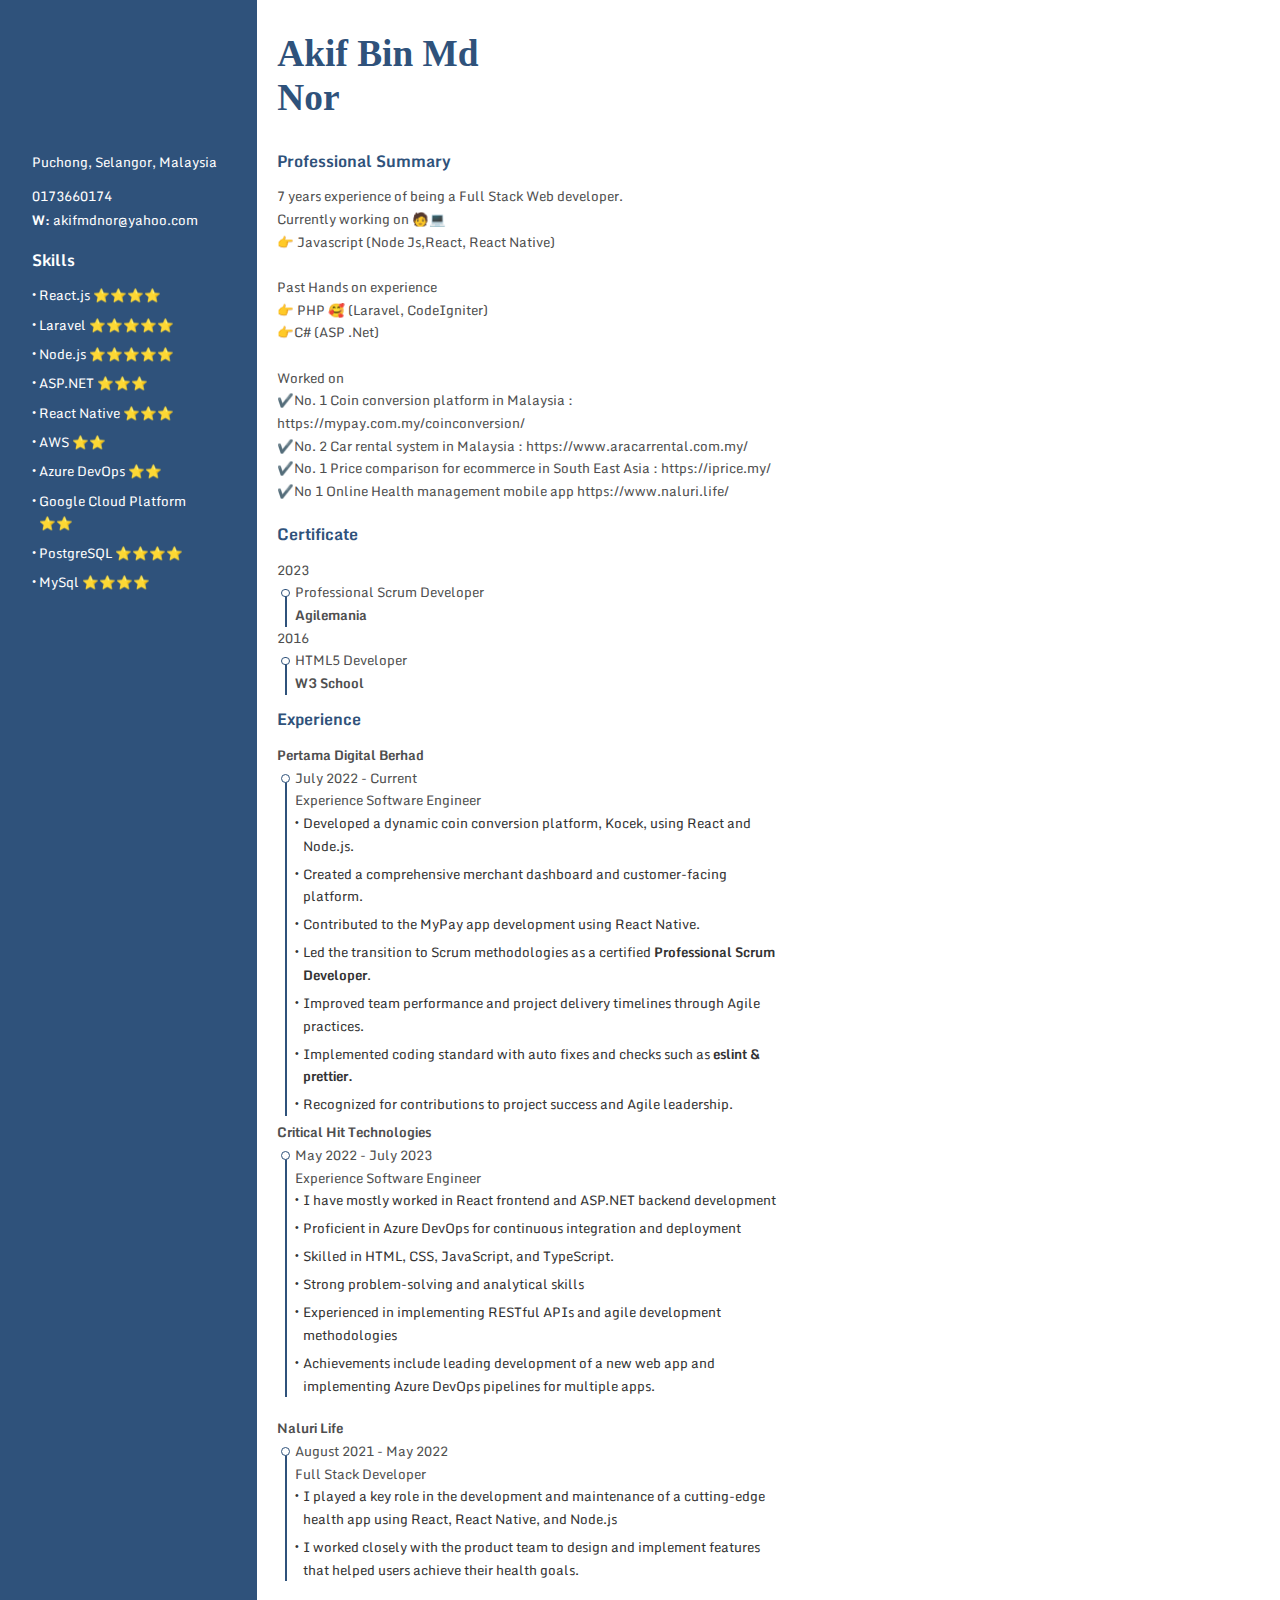
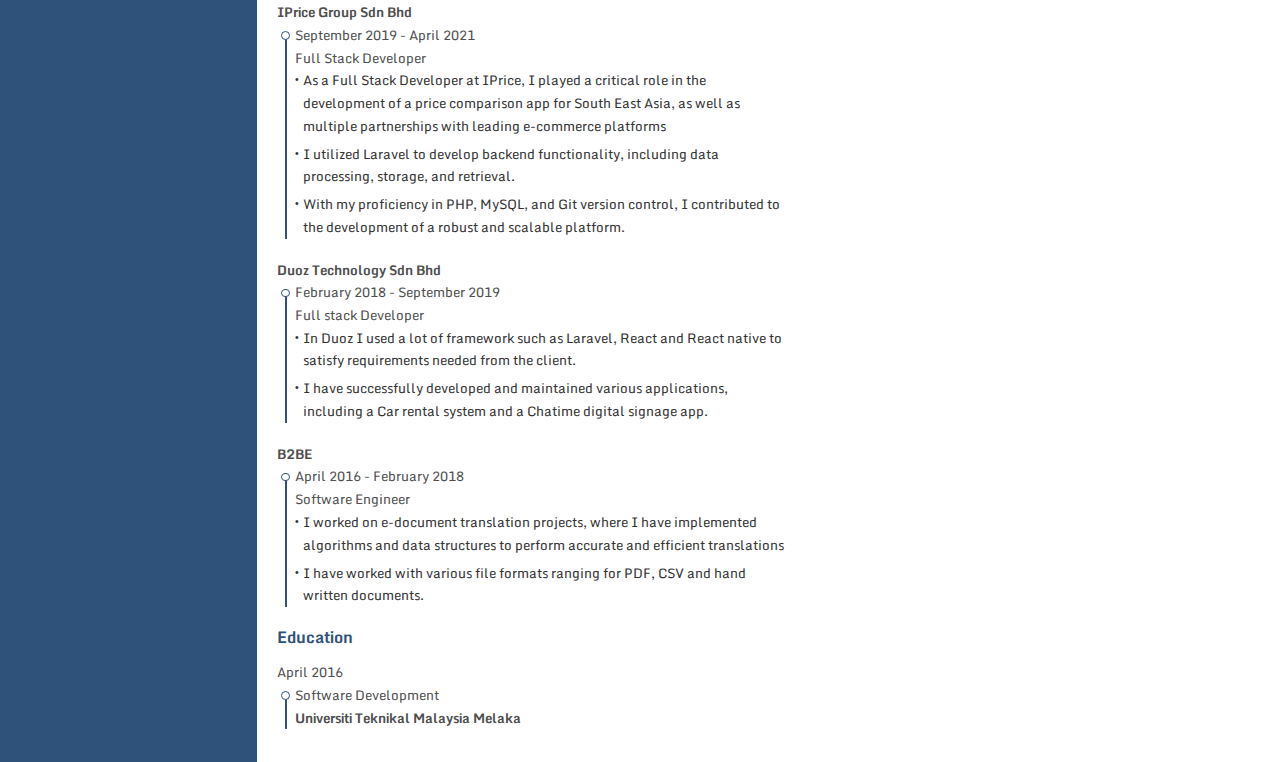
<file: Akif Resume.html>
<!DOCTYPE html
    PUBLIC " -//W3C//DTD XHTML 1.0 Transitional//EN" "http://www.w3.org/TR/xhtml1/DTD/xhtml1-transitional.dtd">
<html>

<head>
    <meta http-equiv="Content-Type" content="text/html;charset=utf-16" />
    <title>Akif Bin md nor</title>
    <style type="text/css" id="font"></style>
    <style type="text/css" id="static">
        @import url('https://fonts.googleapis.com/css2?family=Roboto:wght@700');
        @import url('https://fonts.googleapis.com/css2?family=Monda:wght@400;700');

        html,
        body,
        div,
        span,
        applet,
        object,
        iframe,
        h1,
        h2,
        h3,
        h4,
        h5,
        h6,
        p,
        blockquote,
        pre,
        a,
        abbr,
        acronym,
        address,
        big,
        cite,
        code,
        del,
        dfn,
        em,
        font,
        img,
        ins,
        kbd,
        q,
        s,
        samp,
        small,
        strike,
        strong,
        sub,
        sup,
        tt,
        var,
        b,
        u,
        i,
        center,
        dl,
        dt,
        dd,
        ol,
        ul,
        li,
        fieldset,
        form,
        label,
        legend,
        table,
        caption,
        tbody,
        tfoot,
        thead,
        tr,
        th,
        td {
            margin: 0;
            padding: 0;
            border: 0;
            outline: 0;
            vertical-align: baseline;
            background: transparent
        }

        body {
            background: #FFF;
            line-height: 1;
            text-align: left;
            font-feature-settings: "liga" 0;
            -moz-font-feature-settings: "liga" off
        }

        #document table {
            border-collapse: collapse;
            border-spacing: 0;
            font-size: inherit;
            color: inherit;
            width: 100%
        }

        /* START content disc style for LI */
        #document ul,
        #document li {
            list-style: none;
            margin: 0;
            padding: 0;
            color: #333333
        }

        #document ul li {
            position: relative;
            margin: 0;
            padding-left: 6pt
        }

        #document ul li:last-child {
            padding-bottom: 0pt
        }

        #document ul li:before {
            content: '\2022';
            position: absolute;
            left: 0pt;
            font-family: auto;
            font-size: 6pt
        }

        #document .section p {
            margin-bottom: 5pt
        }

        /* END content disc style for LI */

        #document.pagesize {
            box-sizing: border-box;
            min-height: 626pt;
        }

        #document .section {
            padding-top: 11pt;
            position: relative
        }

        #document .top-section {
            position: relative;
            padding-left: 193pt;
            padding-right: 24pt;
            padding-top: 24pt;
            padding-bottom: 23pt
        }

        #document .top-section::before {
            content: "";
            position: absolute;
            width: 193pt;
            height: 100%;
            background: #EF943A;
            left: 0;
            top: 0
        }

        #document .top-section .name-sec {
            padding-left: 15pt
        }

        #document .left-box .section:first-child,
        #document .right-box .section:first-child {
            padding-top: 0
        }

        #document .name-sec.section {
            font-family: 'Cinzel Decorative';
            font-weight: bold;
            position: static;
            padding-top: 0
        }

        #document .name {
            font-size: 20pt;
            text-transform: capitalize;
            word-wrap: break-word;
            color: #EF943A
        }

        #document .name .field,
        #document .home,
        #document .phone,
        #document .paddedline .dates-wrapper,
        #document .left-box .cellphone,
        #document .email {
            display: block
        }

        #document .right-box .home,
        #document .right-box .phone,
        #document .right-box .cellphone {
            display: inline-block
        }

        #document .parent-section {
            display: flex;
            flex-wrap: wrap;
            min-height: 540pt
        }

        #document .left-box {
            width: 193pt;
            vertical-align: bottom;
            color: #fff;
            background: #EF943A;
            padding-left: 24pt;
            padding-bottom: 24pt;
            padding-right: 27pt
        }

        #document .right-box {
            width: calc(100% - 193pt);
            vertical-align: bottom;
            padding-left: 15pt;
            padding-right: 24pt;
            padding-top: 24pt;
            padding-bottom: 24pt
        }

        #document .parent-section .right-box {
            padding-top: 0
        }

        #document .paragraph {
            position: relative
        }

        #document .name-sec .paragraph {
            position: static
        }

        #document .paddedline {
            display: block;
            position: relative;
            padding-left: 13pt
        }

        #document .edu-sec .school {
            font-weight: 700
        }

        #document {
            color: #4F4F4F;
            line-height: 14pt;
            position: relative;
            -webkit-print-color-adjust: exact;
            word-break: break-word
        }

        #document .home {
            padding-bottom: 11pt
        }

        #document .left-box .cellphone,
        #document .left-box .home-phone,
        #document .left-box .email {
            margin-bottom: 5pt;
            line-height: 12pt;
            display: block
        }

        #document .cadl {
            padding-top: 0
        }

        #document .skill:after {
            content: '';
            clear: both;
            display: table
        }

        #document .skill .paragraph {
            padding-left: 5pt;
            padding-bottom: 5pt;
            box-sizing: border-box
        }

        #document .skill .field:empty {
            display: inline
        }

        #document .right-box .skill .paragraph:nth-child(even) {
            margin-right: 2%
        }

        #document .right-box .skill .paragraph {
            width: 48%;
            float: left;
            padding-left: 5pt;
            padding-bottom: 5pt;
            box-sizing: border-box
        }

        #document .right-box .skill .singlecolumn .field:before,
        #document .skill .maincolumn .field:before {
            content: '\2022';
            position: absolute;
            font-family: auto;
            font-size: 7pt;
            font-weight: 400;
            left: 0
        }

        #document .skill .paragraph:nth-last-child(1),
        #document .right-box .skill .paragraph:nth-last-child(2) {
            padding-bottom: 0
        }

        /*TOP Section */
        #document .heading {
            margin-bottom: 11pt;
            font-weight: bold;
            text-transform: capitalize
        }

        #document .right-box .heading {
            color: #EF943A
        }

        #document .singlecolumn li {
            margin-bottom: 4pt
        }

        #document .cadl .one-by-three {
            vertical-align: top;
            word-wrap: break-word;
            display: table;
            margin-bottom: 5pt;
            width: 100%
        }

        #document .socl-link a {
            color: #fff
        }

        #document .right-box .cadl .one-by-three {
            width: 48.5%
        }

        #document .right-box .one-by-three:nth-child(odd) {
            margin-right: 8pt
        }

        #document .left-box ul,
        #document .left-box li {
            color: #ffffff
        }

        /*FIX for Re-calculating width of singlecolumn for CL*/
        #document .city-name {
            display: inline-block;
            white-space: nowrap
        }

        /*Helper class*/
        #document .section .txt-bold {
            font-weight: bold
        }

        #document .section .txt-semibold {
            font-weight: 600
        }

        #document .section .flt-right {
            float: right;
            display: none !important
        }

        #document .clear-div {
            clear: both
        }

        #document .wrap-wrd {
            word-wrap: break-word
        }

        #document .wrd-break {
            word-break: break-all
        }

        #document .d-block {
            display: block
        }

        body {
            font-feature-settings: "liga" 0;
            -moz-font-feature-settings: "liga" off
        }

        /*Bottom Box*/
        #document .space-above {
            padding-top: 11pt
        }

        #document .left-box .section .firstparagraph,
        #document .right-box .section .firstparagraph {
            padding-top: 0
        }

        #document .left-box,
        #document .right-box {
            box-sizing: border-box;
            vertical-align: top;
            word-wrap: break-word
        }

        #document .left-box:empty,
        #document .section:empty {
            display: none
        }

        #document .right-box .expr-sec .paddedline:before,
        #document .right-box .edu-sec .paddedline:before,
        #document .right-box .vltr-sec .paddedline:before {
            content: "";
            position: absolute;
            top: 4pt;
            width: 1pt;
            height: 100%;
            background: #EF943A;
            left: 6pt
        }

        #document .left-box .expr-sec .paragraph:before,
        #document .left-box .vltr-sec .paragraph:before {
            top: 3pt
        }

        #document .right-box .expr-sec .paddedline:after,
        #document .right-box .edu-sec .paddedline:after,
        #document .right-box .vltr-sec .paddedline:after {
            content: '';
            border-radius: 100%;
            height: 5pt;
            width: 5pt;
            top: 4pt;
            bottom: 0;
            left: 3pt;
            position: absolute;
            display: block;
            border: 1px solid #EF943A;
            background: #fff
        }


        /*New logic for infographic*/
        #document .lang-sec .singlecolumn,
        #document .skli-sec .singlecolumn {
            display: none
        }

        #document .lang-sec.infobarsec .infobarpara,
        #document .skli-sec.infotilesec .infotilepara,
        #document .skli-sec.infobarsec .infobarpara {
            display: block
        }

        /*Infographic*/
        #document .lang-sec,
        #document .skli-sec {
            font-size: 0
        }

        #document .lang-sec .paragraph,
        #document .skli-sec .paragraph {
            padding-top: 0;
            display: inline-block;
            vertical-align: top;
            padding-bottom: 4pt;
            width: 48.5%
        }

        #document .right-box .lang-sec .paragraph.para_odd,
        #document .right-box .skli-sec .paragraph.para_odd {
            padding-right: 1.5%
        }

        #document .lang-sec .field *,
        #document .skli-sec .field * {
            display: inline
        }

        #document .lang-sec .singlecolumn,
        #document .skli-sec .singlecolumn {
            position: relative;
            font-size: 8pt
        }

        #document .lang-sec.infobarsec .rating-bar,
        #document .skli-sec.infobarsec .rating-bar {
            width: 48.5%;
            clear: both;
            margin-top: 3pt;
            border: 0.5pt solid #000;
            float: left;
            border-radius: 2.5pt
        }

        #document .lang-sec.infobarsec .inner-rating,
        #document .skli-sec.infobarsec .inner-rating {
            background-color: #EF943A;
            height: 4pt;
            width: 60%;
            position: relative
        }

        #document .lang-sec>.paragraph:nth-last-child(1),
        #document .right-box .lang-sec>.paragraph:nth-last-child(2),
        #document .skli-sec>.paragraph:nth-last-child(1),
        #document .right-box .skli-sec>.paragraph:nth-last-child(2) {
            padding-bottom: 0
        }

        #document .para_even .singlecolumn {
            margin-left: 0 !important
        }

        #document.MPR .hide-bar .field-ratt {
            display: none
        }

        #document .lang-sec .paragraph:nth-child(3n + 1),
        #document .skli-sec .paragraph:nth-child(3n + 1) {
            padding-right: 0
        }

        #document .lang-sec .singlecolumn,
        #document .lang-sec .maincolumn,
        #document .skli-sec .singlecolumn,
        #document .skli-sec .maincolumn {
            margin-left: 0
        }

        #document .lang-sec .field .colon,
        #document .skli-sec .field .colon {
            display: none
        }

        #document .inner-lang {
            display: block;
            width: 100%
        }

        #document .inner-lang+.field {
            clear: both
        }

        #document .hide-bar .field-ratt,
        #document .hide-only-bar .field-ratt {
            width: 100% !important
        }

        #document .hide-only-bar .rating-bar {
            display: none
        }

        /*Infographic Tiles*/
        #document .lang-sec.infotilesec .sliced-rect,
        #document .skli-sec .sliced-rect {
            height: 6pt;
            width: 100%;
            margin-top: 3pt;
            line-height: 0;
            clear: both
        }

        #document .lang-sec.infotilesec .sliced-rect .sliced-rect-tile,
        #document .skli-sec .sliced-rect .sliced-rect-tile {
            height: 100%;
            background-color: #fff;
            float: left;
            margin-right: 3pt
        }

        #document .lang-sec.infotilesec .sliced-rect .sliced-rect-tile:last-child,
        #document .skli-sec .sliced-rect .sliced-rect-tile:last-child {
            margin-right: 0
        }

        /*Rectangular Rating Blocks*/
        #document .sliced-rect .sliced-rect-tile.ratvfill {
            background-color: #EF943A
        }

        #document .hide-bar .rating-bar,
        #document .hide-bar .sliced-rect,
        #document .hide-colon .colon {
            display: none !important
        }

        #document .singlecolumn.infobarpara .field.field-ratt {
            margin-left: 2%;
            width: 48%;
            float: right;
            line-height: 10pt;
            font-size: 8pt
        }

        /*Infographic left-box*/
        #document .left-box .lang-sec .paragraph,
        #document .left-box .skli-sec .paragraph {
            width: 100%;
            padding-right: 0
        }

        #document .left-box .lang-sec.infobarsec .rating-bar,
        #document .left-box .skli-sec.infobarsec .rating-bar {
            border-color: #ffffff
        }

        #document .left-box .lang-sec.infobarsec .inner-rating,
        #document .left-box .skli-sec.infobarsec .inner-rating {
            background-color: #ffffff;
            z-index: 1
        }

        #document .content {
            display: inline-block
        }

        #document .contact-additional {
            display: flex;
            flex-wrap: wrap
        }

        #document .left-box .paddedline {
            padding-left: 0
        }
    </style>
    <style type="text/css" id="unparsed">
        #document.fontsize {
            font-size: {
                $FTSZ
            }

            pt;

            line-height: {
                $FTLH
            }

            pt
        }

        #document .lang-sec .paragraph *,
        #document .skli-sec .paragraph * {
            font-size: {
                $FTSZ
            }

            pt
        }

        #document .lang-sec.infobarsec .inner-rating,
        #document .skli-sec.infobarsec .inner-rating,
        #document .foot-pattern span,
        #document .left-box,
        #document .right-box .expr-sec .paddedline:before,
        #document .right-box .edu-sec .paddedline:before,
        #document .right-box .vltr-sec .paddedline:before,
        #document .top-section::before {
            background-color: {
                $HDCL
            }
        }

        #document.fontface {
            font-family: {
                $FTFC
            }
        }

        #document.pagesize {
            width: {
                $PGSZ
            }

            pt
        }

        #document .heading {
            font-size: {
                $HDSZ
            }

            pt;

            line-height: {
                $HDLH
            }

            pt
        }

        #document .name {
            font-size: {
                $NMSZ
            }

            pt;

            line-height: {
                $NMLH
            }

            pt
        }

        #document ul li:before,
        #document .skill .singlecolumn.maincolumn .field:before,
        #document .skill .maincolumn .field:before {
            font-size: {
                $BULL
            }

            pt !important
        }

        #document .cadl .one-by-three,
        #document .left-box .cellphone,
        #document .left-box .home-phone,
        #document .left-box .email {
            line-height: {
                $COLH
            }

            pt
        }

        #document .left-box,
        #document .graphic,
        #document .top-section::before {
            width: {
                $LBOX
            }

            pt
        }

        #document .right-box {
            width:calc(100% - {
                    $LBOX
                }

                pt)
        }

        #document .right-box .expr-sec .paddedline:before,
        #document .right-box .edu-sec .paddedline:before,
        #document .right-box .vltr-sec .paddedline:before {
            top: {
                $LNTP
            }

            pt;

            height:calc(100% - {
                    $LNTP
                }

                pt)
        }

        #document .right-box .expr-sec .paddedline:after,
        #document .right-box .edu-sec .paddedline:after,
        #document .right-box .vltr-sec .paddedline:after {
            top: {
                $ICTP
            }

            px;

            border-color: {
                $HDCL
            }
        }

        /*Color Change*/
        #document .one-by-three svg,
        #document .name,
        #document .right-box .sectiontitle {
            color: {
                $HDCL
            }
        }

        /* PDF specific code */
        .skn-mct3.for-pdf .lang-sec.infobarsec .inner-rating,
        .skn-mct3.for-pdf .skli-sec.infobarsec .inner-rating {
            z-index: -1
        }

        @media not print {
            @media (max-width:600px) {
                #document.pagesize {
                    line-height: 9pt
                }

                #document.jobSearchPreview .top-section::before,
                #document.jobSearchPreview .left-box {
                    width: 35%
                }

                #document .top-section .name-sec {
                    padding-left: 0
                }

                #document.jobSearchPreview .right-box {
                    width: 65%
                }

                #document .top-section {
                    padding-left: 40%
                }
            }
        }

        @media screen and (-ms-high-contrast: active),
        (-ms-high-contrast: none) {
            #document .top-right-box {
                max-width: 312pt
            }
        }

        /*Builder Fixes*/
        .row.finalize-page-container #document .right-box .expr-sec .paddedline:before,
        .row.finalize-page-container #document .right-box .edu-sec .paddedline:before,
        .row.finalize-page-container #document .right-box .vltr-sec .paddedline:before {
            left: 5pt
        }

        /* Media Query for Laptops and Desktops */
        @media (min-width: 1025px) and (max-width: 1280px) {

            .row.finalize-page-container #document .right-box .expr-sec .paddedline:before,
            .row.finalize-page-container #document .right-box .edu-sec .paddedline:before,
            .row.finalize-page-container #document .right-box .vltr-sec .paddedline:before {
                left: 5pt
            }
        }

        /* Media Query for Large screens */
        @media (min-width: 1281px) {

            .row.finalize-page-container #document .right-box .expr-sec .paddedline:before,
            .row.finalize-page-container #document .right-box .edu-sec .paddedline:before,
            .row.finalize-page-container #document .right-box .vltr-sec .paddedline:before {
                left: 5pt
            }
        }
    </style>
    <style type="text/css" id="dynamic">
        #document.fontsize {
            font-size: 10pt;
            line-height: 17pt
        }

        #document .lang-sec .paragraph *,
        #document .skli-sec .paragraph * {
            font-size: 10pt
        }

        #document .lang-sec.infobarsec .inner-rating,
        #document .skli-sec.infobarsec .inner-rating,
        #document .foot-pattern span,
        #document .left-box,
        #document .right-box .expr-sec .paddedline:before,
        #document .right-box .edu-sec .paddedline:before,
        #document .right-box .vltr-sec .paddedline:before,
        #document .top-section::before {
            background-color: #2f527b
        }

        #document.fontface {
            font-family: Monda
        }

        #document.pagesize {
            width: 612pt
        }

        #document .heading {
            font-size: 12pt;
            line-height: 15pt
        }

        #document .name {
            font-size: 28pt;
            line-height: 33pt
        }

        #document ul li:before,
        #document .skill .singlecolumn.maincolumn .field:before,
        #document .skill .maincolumn .field:before {
            font-size: 9pt !important
        }

        #document .cadl .one-by-three,
        #document .left-box .cellphone,
        #document .left-box .home-phone,
        #document .left-box .email {
            line-height: 12.6666666666667pt
        }

        #document .left-box,
        #document .graphic,
        #document .top-section::before {
            width: 193pt
        }

        #document .right-box {
            width: calc(100% - 193pt)
        }

        #document .right-box .expr-sec .paddedline:before,
        #document .right-box .edu-sec .paddedline:before,
        #document .right-box .vltr-sec .paddedline:before {
            top: 7.33333333333333pt;
            height: calc(100% - 7.33333333333333pt)
        }

        #document .right-box .expr-sec .paddedline:after,
        #document .right-box .edu-sec .paddedline:after,
        #document .right-box .vltr-sec .paddedline:after {
            top: 7.33333333333333px;
            border-color: #2f527b
        }

        /*Color Change*/
        #document .one-by-three svg,
        #document .name,
        #document .right-box .sectiontitle {
            color: #2f527b
        }

        /* PDF specific code */
        .skn-mct3.for-pdf .lang-sec.infobarsec .inner-rating,
        .skn-mct3.for-pdf .skli-sec.infobarsec .inner-rating {
            z-index: -1
        }

        @media not print {
            @media (max-width:600px) {
                #document.pagesize {
                    line-height: 9pt
                }

                #document.jobSearchPreview .top-section::before,
                #document.jobSearchPreview .left-box {
                    width: 35%
                }

                #document .top-section .name-sec {
                    padding-left: 0
                }

                #document.jobSearchPreview .right-box {
                    width: 65%
                }

                #document .top-section {
                    padding-left: 40%
                }
            }
        }

        @media screen and (-ms-high-contrast: active),
        (-ms-high-contrast: none) {
            #document .top-right-box {
                max-width: 312pt
            }
        }

        /*Builder Fixes*/
        .row.finalize-page-container #document .right-box .expr-sec .paddedline:before,
        .row.finalize-page-container #document .right-box .edu-sec .paddedline:before,
        .row.finalize-page-container #document .right-box .vltr-sec .paddedline:before {
            left: 5pt
        }

        /* Media Query for Laptops and Desktops */
        @media (min-width: 1025px) and (max-width: 1280px) {

            .row.finalize-page-container #document .right-box .expr-sec .paddedline:before,
            .row.finalize-page-container #document .right-box .edu-sec .paddedline:before,
            .row.finalize-page-container #document .right-box .vltr-sec .paddedline:before {
                left: 5pt
            }
        }

        /* Media Query for Large screens */
        @media (min-width: 1281px) {

            .row.finalize-page-container #document .right-box .expr-sec .paddedline:before,
            .row.finalize-page-container #document .right-box .edu-sec .paddedline:before,
            .row.finalize-page-container #document .right-box .vltr-sec .paddedline:before {
                left: 5pt
            }
        }
    </style>
</head>

<body>
    <div id="document" class="RND  skn-mct3 fontsize fontface vmargins hmargins pagesize document">
        <div id="CONTAINER_PARENT_0" class="top-section">
            <div id="CONTAINER_0">
                <div id="SECTION_NAME0fc44521-7f69-4c1b-815a-23f66780eecb" class="section name-sec firstsection">
                    <div id="PARAGRAPH_0fc44521-7f69-4c1b-815a-23f66780eecb_1"
                        class="paragraph PARAGRAPH_NAME firstparagraph">
                        <div class="name">
                            <span class="field" id="0fc44521-7f69-4c1b-815a-23f66780eecbFNAM1">Akif Bin md</span><span>
                            </span><span class="field" id="0fc44521-7f69-4c1b-815a-23f66780eecbLNAM1">nor</span>
                        </div>
                    </div>

                </div>
            </div>
        </div>
        <div id="CONTAINER_PARENT_1" class="parent-section">
            <div id="CONTAINER_1" class="left-box">
                <div id="SECTION_CNTCb0a0135c-7d00-4bc8-9707-3d2710ba4f83" class="section cntc-sec">
                    <div id="PARAGRAPH_b0a0135c-7d00-4bc8-9707-3d2710ba4f83_1" class="paragraph firstparagraph">
                        <div class="address">
                            <span class="home"><span id="b0a0135c-7d00-4bc8-9707-3d2710ba4f83STRT1"></span><span
                                    class="city-name"
                                    id="b0a0135c-7d00-4bc8-9707-3d2710ba4f83CITY1">Puchong</span><span><span>,
                                    </span></span><span
                                    id="b0a0135c-7d00-4bc8-9707-3d2710ba4f83STAT1">Selangor</span><span
                                    id="b0a0135c-7d00-4bc8-9707-3d2710ba4f83ZIPC1"></span><span><span>,
                                    </span></span><span
                                    id="b0a0135c-7d00-4bc8-9707-3d2710ba4f83CNTY1">Malaysia</span><span
                                    id="b0a0135c-7d00-4bc8-9707-3d2710ba4f83ADDR1"></span></span>
                            <span class="phone">
                                <span class="cellphone"><span
                                        id="b0a0135c-7d00-4bc8-9707-3d2710ba4f83CPHN1">0173660174</span></span></span>
                            <span class="email"><span class="txt-bold"><span class="xslt_static_change">W</span><span>:
                                    </span></span>
                                <span class="wrd-break"
                                    id="b0a0135c-7d00-4bc8-9707-3d2710ba4f83EMAI1">akifmdnor@yahoo.com</span></span>
                        </div>
                    </div>

                </div>
                <div id="SECTION_HILT8df1093c-0e86-4ac8-ab97-2576d93c83d4" class="section skill">
                    <div class="heading">
                        <div class="sectiontitle" id="SECTNAME_HILT8df1093c-0e86-4ac8-ab97-2576d93c83d4">Skills</div>
                    </div>
                    <div class="paragraph firstparagraph" id="PARAGRAPH_8df1093c-0e86-4ac8-ab97-2576d93c83d4_1">
                        <div class="singlecolumn maincolumn">
                            <div class="field" id="8df1093c-0e86-4ac8-ab97-2576d93c83d4FRFM1">React.js ⭐️⭐️⭐️⭐️</div>
                        </div>
                    </div>
                    <div class="paragraph" id="PARAGRAPH_8df1093c-0e86-4ac8-ab97-2576d93c83d4_2">
                        <div class="singlecolumn maincolumn">
                            <div class="field" id="8df1093c-0e86-4ac8-ab97-2576d93c83d4FRFM2">Laravel ⭐️⭐️⭐️⭐️⭐️</div>
                        </div>
                    </div>
                    <div class="paragraph" id="PARAGRAPH_8df1093c-0e86-4ac8-ab97-2576d93c83d4_3">
                        <div class="singlecolumn maincolumn">
                            <div class="field" id="8df1093c-0e86-4ac8-ab97-2576d93c83d4FRFM3">Node.js ⭐️⭐️⭐️⭐️⭐️</div>
                        </div>
                    </div>
                    <div class="paragraph" id="PARAGRAPH_8df1093c-0e86-4ac8-ab97-2576d93c83d4_4">
                        <div class="singlecolumn maincolumn">
                            <div class="field" id="8df1093c-0e86-4ac8-ab97-2576d93c83d4FRFM4">ASP.NET ⭐️⭐️⭐️</div>
                        </div>
                    </div>
                    <div class="paragraph" id="PARAGRAPH_8df1093c-0e86-4ac8-ab97-2576d93c83d4_5">
                        <div class="singlecolumn maincolumn">
                            <div class="field" id="8df1093c-0e86-4ac8-ab97-2576d93c83d4FRFM5">React Native ⭐️⭐️⭐️</div>
                        </div>
                    </div>
                    <div class="paragraph" id="PARAGRAPH_8df1093c-0e86-4ac8-ab97-2576d93c83d4_6">
                        <div class="singlecolumn maincolumn">
                            <div class="field" id="8df1093c-0e86-4ac8-ab97-2576d93c83d4FRFM6">AWS ⭐️⭐️</div>
                        </div>
                    </div>
                    <div class="paragraph" id="PARAGRAPH_8df1093c-0e86-4ac8-ab97-2576d93c83d4_7">
                        <div class="singlecolumn maincolumn">
                            <div class="field" id="8df1093c-0e86-4ac8-ab97-2576d93c83d4FRFM7">Azure DevOps ⭐️⭐️</div>
                        </div>
                    </div>
                    <div class="paragraph" id="PARAGRAPH_8df1093c-0e86-4ac8-ab97-2576d93c83d4_7">
                        <div class="singlecolumn maincolumn">
                            <div class="field" id="8df1093c-0e86-4ac8-ab97-2576d93c83d4FRFM7">Google Cloud Platform ⭐️⭐️</div>
                        </div>
                    </div>
                    <div class="paragraph" id="PARAGRAPH_8df1093c-0e86-4ac8-ab97-2576d93c83d4_8">
                        <div class="singlecolumn maincolumn">
                            <div class="field" id="8df1093c-0e86-4ac8-ab97-2576d93c83d4FRFM8">PostgreSQL ⭐️⭐️⭐️⭐️</div>
                        </div>
                    </div>
                    <div class="paragraph" id="PARAGRAPH_8df1093c-0e86-4ac8-ab97-2576d93c83d4_9">
                        <div class="singlecolumn maincolumn">
                            <div class="field" id="8df1093c-0e86-4ac8-ab97-2576d93c83d4FRFM9">MySql ⭐️⭐️⭐️⭐️</div>
                        </div>
                    </div>

                </div>
            </div>
            <div id="CONTAINER_2" class="right-box">
                <div id="SECTION_SUMM54f146f3-7de8-432c-83a8-59b127cf4e13" class="section">
                    <div class="heading">
                        <div class="sectiontitle" id="SECTNAME_SUMM54f146f3-7de8-432c-83a8-59b127cf4e13">Professional
                            Summary</div>
                    </div>
                    <div class="paragraph firstparagraph" id="PARAGRAPH_54f146f3-7de8-432c-83a8-59b127cf4e13_1">
                        <div class="singlecolumn" id="54f146f3-7de8-432c-83a8-59b127cf4e13FRFM1">
                            <p>7 years experience of being a Full Stack Web developer.<br />
                                Currently working on 🧑💻<br />
                                👉 Javascript (Node Js,React, React Native)<br />
                               
                                <br />
                                Past Hands on experience<br />
                                👉 PHP 🥰 (Laravel, CodeIgniter)<br />
                                👉C# (ASP .Net)<br />
                                <br />
                                Worked on<br />
                                ✔️No. 1 Coin conversion platform in Malaysia : https://mypay.com.my/coinconversion/<br />
                                ✔️No. 2 Car rental system in Malaysia : https://www.aracarrental.com.my/<br />
                                ✔️No. 1 Price comparison for ecommerce in South East Asia : https://iprice.my/<br />
                                ✔️No 1 Online Health management mobile app https://www.naluri.life/
                            </p>
                        </div>
                    </div>

                </div>
                <div id="SECTION_EDUC5a36eb23-d1ec-4e78-beb7-69af3a8891f8" class="section edu-sec">
                    <div class="heading">
                        <div class="sectiontitle" id="SECTNAME_EDUC5a36eb23-d1ec-4e78-beb7-69af3a8891f8">Certificate</div>
                    </div>
                    <div class="paragraph space-above firstparagraph"
                        id="PARAGRAPH_5a36eb23-d1ec-4e78-beb7-69af3a8891f8_1">
                        <div class="singlecolumn">
                            <span>
                                <span class="dates-wrapper">
                                    <span id="5a36eb23-d1ec-4e78-beb7-69af3a8891f8GRDT1" format="%B %Y">2023</span>
                                    <span id="5a36eb23-d1ec-4e78-beb7-69af3a8891f8GRST1" format="%B %Y"></span>

                                    <span id="5a36eb23-d1ec-4e78-beb7-69af3a8891f8GRED1" format="%B %Y"></span>
                                    <span id="5a36eb23-d1ec-4e78-beb7-69af3a8891f8GRIP1"></span>
                                </span>

                            </span>
                            <span class="paddedline">
                                <span class="d-block">
                                    <span id="5a36eb23-d1ec-4e78-beb7-69af3a8891f8DGRE1">Professional Scrum Developer</span>
                                    <span id="5a36eb23-d1ec-4e78-beb7-69af3a8891f8STUY1"></span>
                                </span>
                                <span class="school">
                                    <span id="5a36eb23-d1ec-4e78-beb7-69af3a8891f8SCHO1">Agilemania</span><span></span>
                                    <span id="5a36eb23-d1ec-4e78-beb7-69af3a8891f8SCIT1"></span>
                                    <span id="5a36eb23-d1ec-4e78-beb7-69af3a8891f8SSTA1"></span>
                                    <span id="5a36eb23-d1ec-4e78-beb7-69af3a8891f8SCNT1"></span>
                                </span>
                                <span class="d-block" id="5a36eb23-d1ec-4e78-beb7-69af3a8891f8FRFM1"></span>
                            </span>
                        </div>
                    </div>
                    <div class="paragraph space-above firstparagraph"
                        id="PARAGRAPH_5a36eb23-d1ec-4e78-beb7-69af3a8891f8_1">
                        <div class="singlecolumn">
                            <span>
                                <span class="dates-wrapper">
                                    <span id="5a36eb23-d1ec-4e78-beb7-69af3a8891f8GRDT1" format="%B %Y">2016</span>
                                    <span id="5a36eb23-d1ec-4e78-beb7-69af3a8891f8GRST1" format="%B %Y"></span>

                                    <span id="5a36eb23-d1ec-4e78-beb7-69af3a8891f8GRED1" format="%B %Y"></span>
                                    <span id="5a36eb23-d1ec-4e78-beb7-69af3a8891f8GRIP1"></span>
                                </span>

                            </span>
                            <span class="paddedline">
                                <span class="d-block">
                                    <span id="5a36eb23-d1ec-4e78-beb7-69af3a8891f8DGRE1">HTML5 Developer</span>
                                    <span id="5a36eb23-d1ec-4e78-beb7-69af3a8891f8STUY1"></span>
                                </span>
                                <span class="school">
                                    <span id="5a36eb23-d1ec-4e78-beb7-69af3a8891f8SCHO1">W3 School</span><span></span>
                                    <span id="5a36eb23-d1ec-4e78-beb7-69af3a8891f8SCIT1"></span>
                                    <span id="5a36eb23-d1ec-4e78-beb7-69af3a8891f8SSTA1"></span>
                                    <span id="5a36eb23-d1ec-4e78-beb7-69af3a8891f8SCNT1"></span>
                                </span>
                                <span class="d-block" id="5a36eb23-d1ec-4e78-beb7-69af3a8891f8FRFM1"></span>
                            </span>
                        </div>
                    </div>

                </div>
                <div id="SECTION_EXPR04cca762-1279-47f8-bdaf-0db452707c39" class="section expr-sec">
                    <div class="heading">
                        <div class="sectiontitle" id="SECTNAME_EXPR04cca762-1279-47f8-bdaf-0db452707c39">Experience
                        </div>
                    </div>
                    <div class="paragraph space-above firstparagraph"
                        id="PARAGRAPH_04cca762-1279-47f8-bdaf-0db452707c39_1">
                        <div class="singlecolumn">
                            <span class="txt-bold" id="04cca762-1279-47f8-bdaf-0db452707c39COMP1">Pertama Digital
                                Berhad</span><span></span>
                            <span class="txt-bold" id="04cca762-1279-47f8-bdaf-0db452707c39JCIT1"></span>
                            <span class="txt-bold" id="04cca762-1279-47f8-bdaf-0db452707c39JSTA1"></span>
                            <span class="txt-bold" id="04cca762-1279-47f8-bdaf-0db452707c39JCNT1"></span>
                            <span class="paddedline">
                                <span class="dates-wrapper">
                                    <span id="04cca762-1279-47f8-bdaf-0db452707c39JSTD1" format="%B %Y">July
                                        2022</span><span> - </span><span id="04cca762-1279-47f8-bdaf-0db452707c39EDDT1"
                                        format="%B %Y">Current</span>
                                </span>

                                <span id="04cca762-1279-47f8-bdaf-0db452707c39JTIT1">Experience
                                    Software Engineer</span>
                                <span id="04cca762-1279-47f8-bdaf-0db452707c39JDES1">
                                    <ul>
                                        <li>Developed a dynamic coin conversion platform, Kocek, using React and
                                            Node.js.</li>
                                        <li>Created a comprehensive merchant dashboard and customer-facing platform.
                                        </li>
                                        <li>Contributed to the MyPay app development using React Native.</li>
                                        <li>Led the transition to Scrum methodologies as a certified <b>Professional Scrum
                                            Developer</b>.</li>
                                        <li>Improved team performance and project delivery timelines through Agile
                                            practices.</li>
                                        <li>Implemented coding standard with auto fixes and checks such as <b>eslint & prettier.</b></li>
                                        <li>Recognized for contributions to project success and Agile leadership.</li>
                                    </ul>
                                </span>
                            </span>
                        </div>
                    </div>
                    <div class="paragraph space-above firstparagraph"
                        id="PARAGRAPH_04cca762-1279-47f8-bdaf-0db452707c39_1">
                        <div class="singlecolumn">
                            <span class="txt-bold" id="04cca762-1279-47f8-bdaf-0db452707c39COMP1">Critical Hit
                                Technologies</span><span></span>
                            <span class="txt-bold" id="04cca762-1279-47f8-bdaf-0db452707c39JCIT1"></span>
                            <span class="txt-bold" id="04cca762-1279-47f8-bdaf-0db452707c39JSTA1"></span>
                            <span class="txt-bold" id="04cca762-1279-47f8-bdaf-0db452707c39JCNT1"></span>
                            <span class="paddedline">
                                <span class="dates-wrapper">
                                    <span id="04cca762-1279-47f8-bdaf-0db452707c39JSTD1" format="%B %Y">May
                                        2022</span><span> - </span><span id="04cca762-1279-47f8-bdaf-0db452707c39EDDT1"
                                        format="%B %Y">July 2023</span>
                                </span>

                                <span id="04cca762-1279-47f8-bdaf-0db452707c39JTIT1">Experience
                                    Software Engineer</span>
                                <span id="04cca762-1279-47f8-bdaf-0db452707c39JDES1">
                                    <ul>
                                        <li>I have mostly worked in React frontend and ASP.NET backend development</li>
                                        <li>Proficient in Azure DevOps for continuous integration and deployment</li>
                                        <li>Skilled in HTML, CSS, JavaScript, and TypeScript.</li>
                                        <li>Strong problem-solving and analytical skills</li>
                                        <li>Experienced in implementing RESTful APIs and agile development methodologies
                                        </li>
                                        <li>Achievements include leading development of a new web app and implementing
                                            Azure DevOps pipelines for multiple apps.</li>
                                    </ul>
                                </span>
                            </span>
                        </div>
                    </div>
                    <div class="paragraph space-above" id="PARAGRAPH_04cca762-1279-47f8-bdaf-0db452707c39_2">
                        <div class="singlecolumn">
                            <span class="txt-bold" id="04cca762-1279-47f8-bdaf-0db452707c39COMP2">Naluri
                                Life</span><span></span>
                            <span class="txt-bold" id="04cca762-1279-47f8-bdaf-0db452707c39JCIT2"></span>
                            <span class="txt-bold" id="04cca762-1279-47f8-bdaf-0db452707c39JSTA2"></span>
                            <span class="txt-bold" id="04cca762-1279-47f8-bdaf-0db452707c39JCNT2"></span>
                            <span class="paddedline">
                                <span class="dates-wrapper">
                                    <span id="04cca762-1279-47f8-bdaf-0db452707c39JSTD2" format="%B %Y">August
                                        2021</span><span> - </span><span id="04cca762-1279-47f8-bdaf-0db452707c39EDDT2"
                                        format="%B %Y">May 2022</span>
                                </span>

                                <span id="04cca762-1279-47f8-bdaf-0db452707c39JTIT2">Full Stack Developer</span>
                                <span id="04cca762-1279-47f8-bdaf-0db452707c39JDES2">
                                    <ul>
                                        <li>I played a key role in the development and maintenance of a cutting-edge
                                            health app using React, React Native, and Node.js</li>
                                        <li>I worked closely with the product team to design and implement features that
                                            helped users achieve their health goals.</li>
                                    </ul>
                                </span>
                            </span>
                        </div>
                    </div>
                    <div class="paragraph space-above" id="PARAGRAPH_04cca762-1279-47f8-bdaf-0db452707c39_3">
                        <div class="singlecolumn">
                            <span class="txt-bold" id="04cca762-1279-47f8-bdaf-0db452707c39COMP3">IPrice Group Sdn
                                Bhd</span><span></span>
                            <span class="txt-bold" id="04cca762-1279-47f8-bdaf-0db452707c39JCIT3"></span>
                            <span class="txt-bold" id="04cca762-1279-47f8-bdaf-0db452707c39JSTA3"></span>
                            <span class="txt-bold" id="04cca762-1279-47f8-bdaf-0db452707c39JCNT3"></span>
                            <span class="paddedline">
                                <span class="dates-wrapper">
                                    <span id="04cca762-1279-47f8-bdaf-0db452707c39JSTD3" format="%B %Y">September
                                        2019</span><span> - </span><span id="04cca762-1279-47f8-bdaf-0db452707c39EDDT3"
                                        format="%B %Y">April 2021</span>
                                </span>

                                <span id="04cca762-1279-47f8-bdaf-0db452707c39JTIT3">Full Stack Developer</span>
                                <span id="04cca762-1279-47f8-bdaf-0db452707c39JDES3">
                                    <ul>
                                        <li>As a Full Stack Developer at IPrice, I played a critical role in the
                                            development of a price comparison app for South East Asia, as well as
                                            multiple partnerships with leading e-commerce platforms</li>
                                        <li>I utilized Laravel to develop backend functionality, including data
                                            processing, storage, and retrieval. </li>
                                        <li>With my proficiency in PHP, MySQL, and Git version control, I contributed to
                                            the development of a robust and scalable platform.</li>
                                    </ul>
                                </span>
                            </span>
                        </div>
                    </div>
                    <div class="paragraph space-above" id="PARAGRAPH_04cca762-1279-47f8-bdaf-0db452707c39_4">
                        <div class="singlecolumn">
                            <span class="txt-bold" id="04cca762-1279-47f8-bdaf-0db452707c39COMP4">Duoz Technology Sdn
                                Bhd</span><span></span>
                            <span class="txt-bold" id="04cca762-1279-47f8-bdaf-0db452707c39JCIT4"></span>
                            <span class="txt-bold" id="04cca762-1279-47f8-bdaf-0db452707c39JSTA4"></span>
                            <span class="txt-bold" id="04cca762-1279-47f8-bdaf-0db452707c39JCNT4"></span>
                            <span class="paddedline">
                                <span class="dates-wrapper">
                                    <span id="04cca762-1279-47f8-bdaf-0db452707c39JSTD4" format="%B %Y">February
                                        2018</span><span> - </span><span id="04cca762-1279-47f8-bdaf-0db452707c39EDDT4"
                                        format="%B %Y">September 2019</span>
                                </span>

                                <span id="04cca762-1279-47f8-bdaf-0db452707c39JTIT4">Full stack Developer</span>
                                <span id="04cca762-1279-47f8-bdaf-0db452707c39JDES4">
                                    <ul>
                                        <li>In Duoz I used a lot of framework such as Laravel, React and React native to
                                            satisfy requirements needed from the client.</li>
                                        <li>I have successfully developed and maintained various applications, including
                                            a Car rental system and a Chatime digital signage app.</li>
                                    </ul>
                                </span>
                            </span>
                        </div>
                    </div>
                    <div class="paragraph space-above" id="PARAGRAPH_04cca762-1279-47f8-bdaf-0db452707c39_5">
                        <div class="singlecolumn">
                            <span class="txt-bold"
                                id="04cca762-1279-47f8-bdaf-0db452707c39COMP5">B2BE</span><span></span>
                            <span class="txt-bold" id="04cca762-1279-47f8-bdaf-0db452707c39JCIT5"></span>
                            <span class="txt-bold" id="04cca762-1279-47f8-bdaf-0db452707c39JSTA5"></span>
                            <span class="txt-bold" id="04cca762-1279-47f8-bdaf-0db452707c39JCNT5"></span>
                            <span class="paddedline">
                                <span class="dates-wrapper">
                                    <span id="04cca762-1279-47f8-bdaf-0db452707c39JSTD5" format="%B %Y">April
                                        2016</span><span> - </span><span id="04cca762-1279-47f8-bdaf-0db452707c39EDDT5"
                                        format="%B %Y">February 2018</span>
                                </span>

                                <span id="04cca762-1279-47f8-bdaf-0db452707c39JTIT5">Software Engineer</span>
                                <span id="04cca762-1279-47f8-bdaf-0db452707c39JDES5">
                                    <ul>
                                        <li>I worked on e-document translation projects, where I have implemented
                                            algorithms and data structures to perform accurate and efficient
                                            translations</li>
                                        <li>I have worked with various file formats ranging for PDF, CSV and hand
                                            written documents.</li>
                                    </ul>
                                </span>
                            </span>
                        </div>
                    </div>

                </div>
                <div id="SECTION_EDUC5a36eb23-d1ec-4e78-beb7-69af3a8891f8" class="section edu-sec">
                    <div class="heading">
                        <div class="sectiontitle" id="SECTNAME_EDUC5a36eb23-d1ec-4e78-beb7-69af3a8891f8">Education</div>
                    </div>
                    <div class="paragraph space-above firstparagraph"
                        id="PARAGRAPH_5a36eb23-d1ec-4e78-beb7-69af3a8891f8_1">
                        <div class="singlecolumn">
                            <span>
                                <span class="dates-wrapper">
                                    <span id="5a36eb23-d1ec-4e78-beb7-69af3a8891f8GRDT1" format="%B %Y">April
                                        2016</span>
                                    <span id="5a36eb23-d1ec-4e78-beb7-69af3a8891f8GRST1" format="%B %Y"></span>

                                    <span id="5a36eb23-d1ec-4e78-beb7-69af3a8891f8GRED1" format="%B %Y"></span>
                                    <span id="5a36eb23-d1ec-4e78-beb7-69af3a8891f8GRIP1"></span>
                                </span>

                            </span>
                            <span class="paddedline">
                                <span class="d-block">
                                    <span id="5a36eb23-d1ec-4e78-beb7-69af3a8891f8DGRE1">Software Development</span>
                                    <span id="5a36eb23-d1ec-4e78-beb7-69af3a8891f8STUY1"></span>
                                </span>
                                <span class="school">
                                    <span id="5a36eb23-d1ec-4e78-beb7-69af3a8891f8SCHO1">Universiti Teknikal Malaysia
                                        Melaka</span><span></span>
                                    <span id="5a36eb23-d1ec-4e78-beb7-69af3a8891f8SCIT1"></span>
                                    <span id="5a36eb23-d1ec-4e78-beb7-69af3a8891f8SSTA1"></span>
                                    <span id="5a36eb23-d1ec-4e78-beb7-69af3a8891f8SCNT1"></span>
                                </span>
                                <span class="d-block" id="5a36eb23-d1ec-4e78-beb7-69af3a8891f8FRFM1"></span>
                            </span>
                        </div>
                    </div>

                </div>
            </div>
        </div>
    </div>
</body>

</html>
</file>
